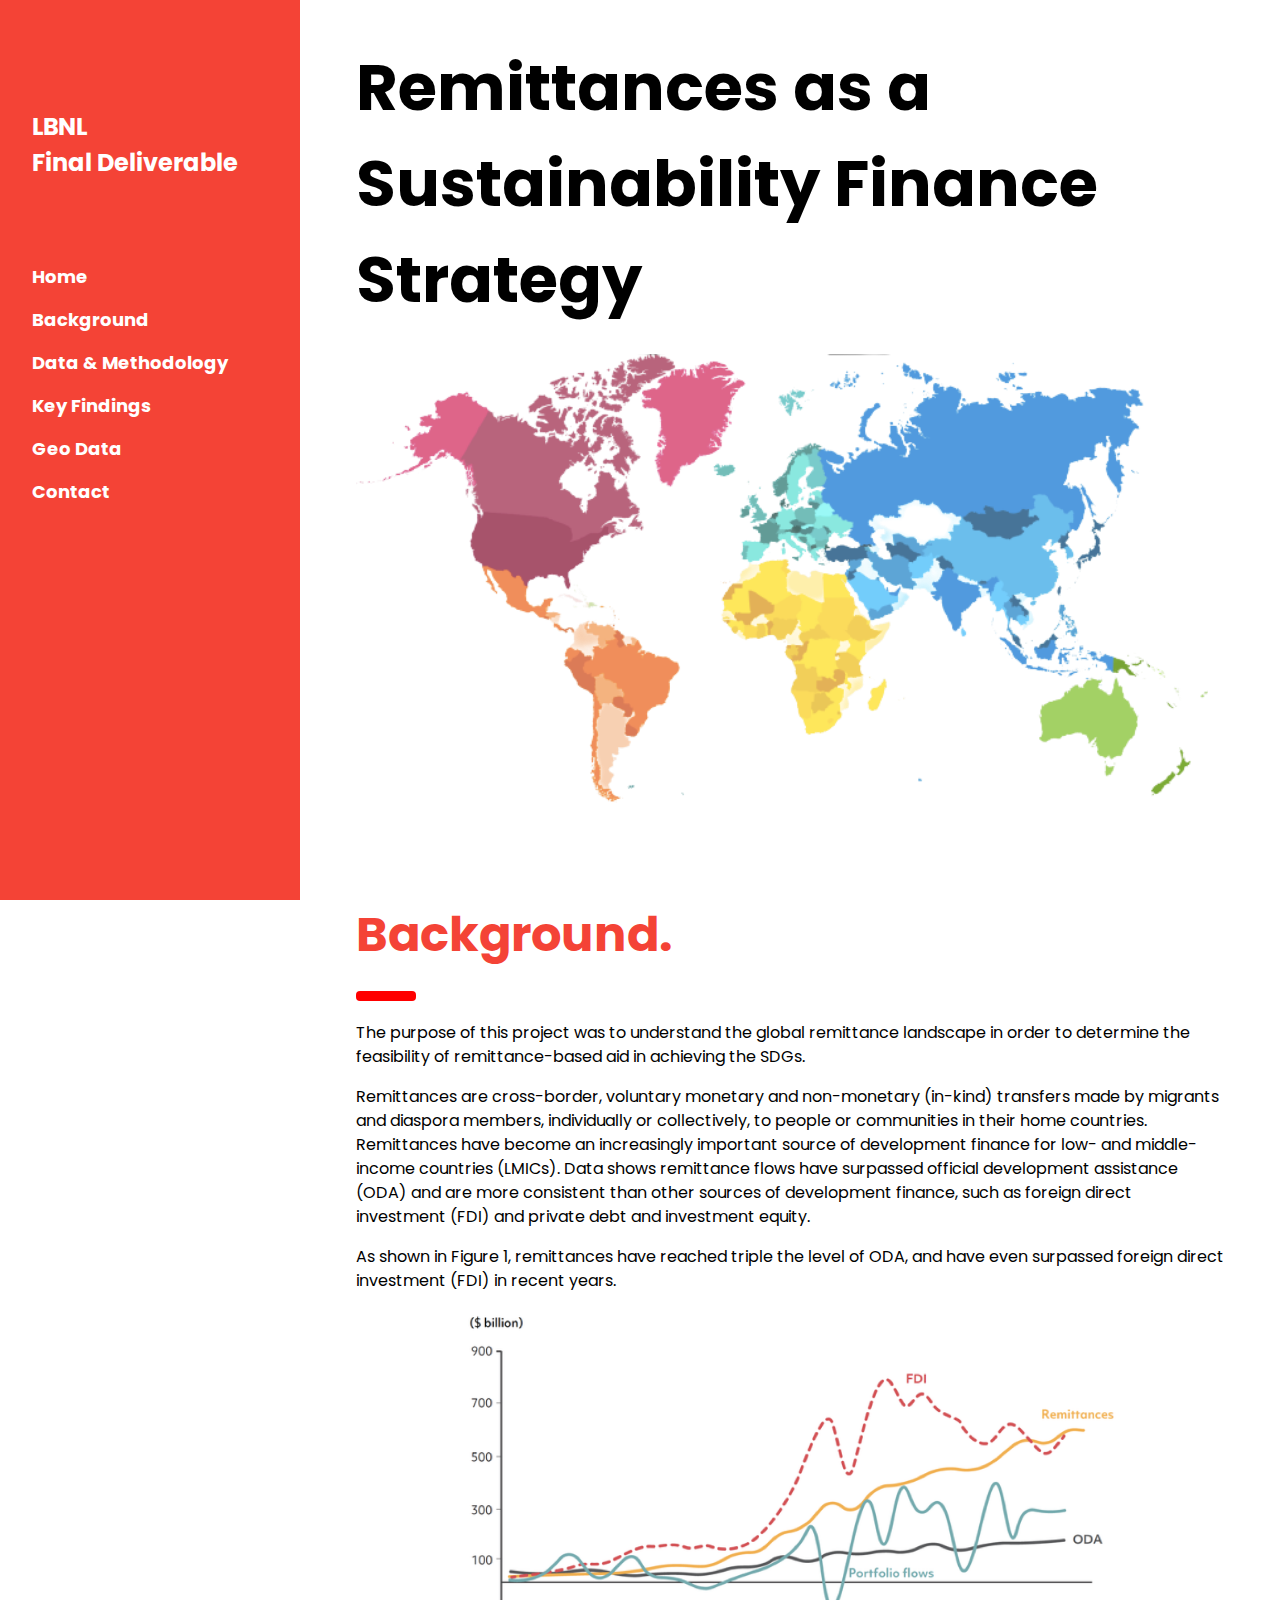
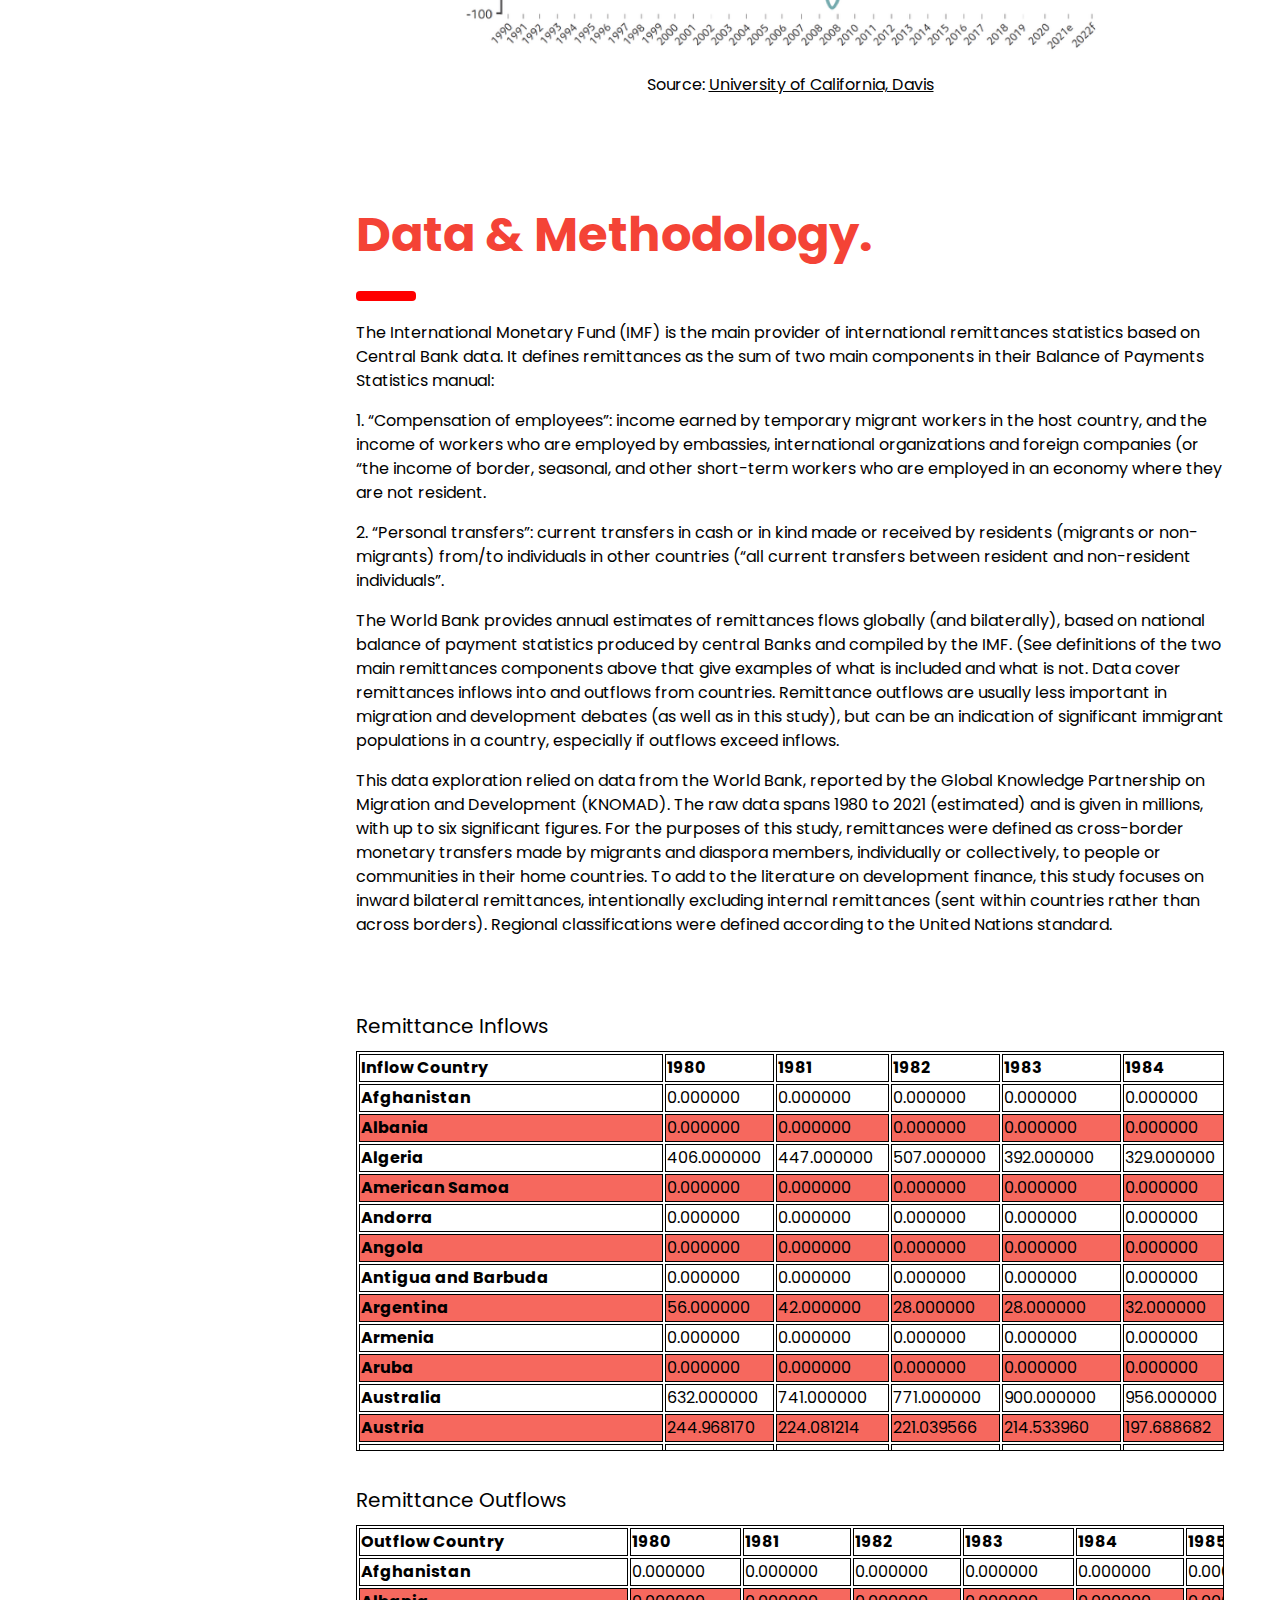
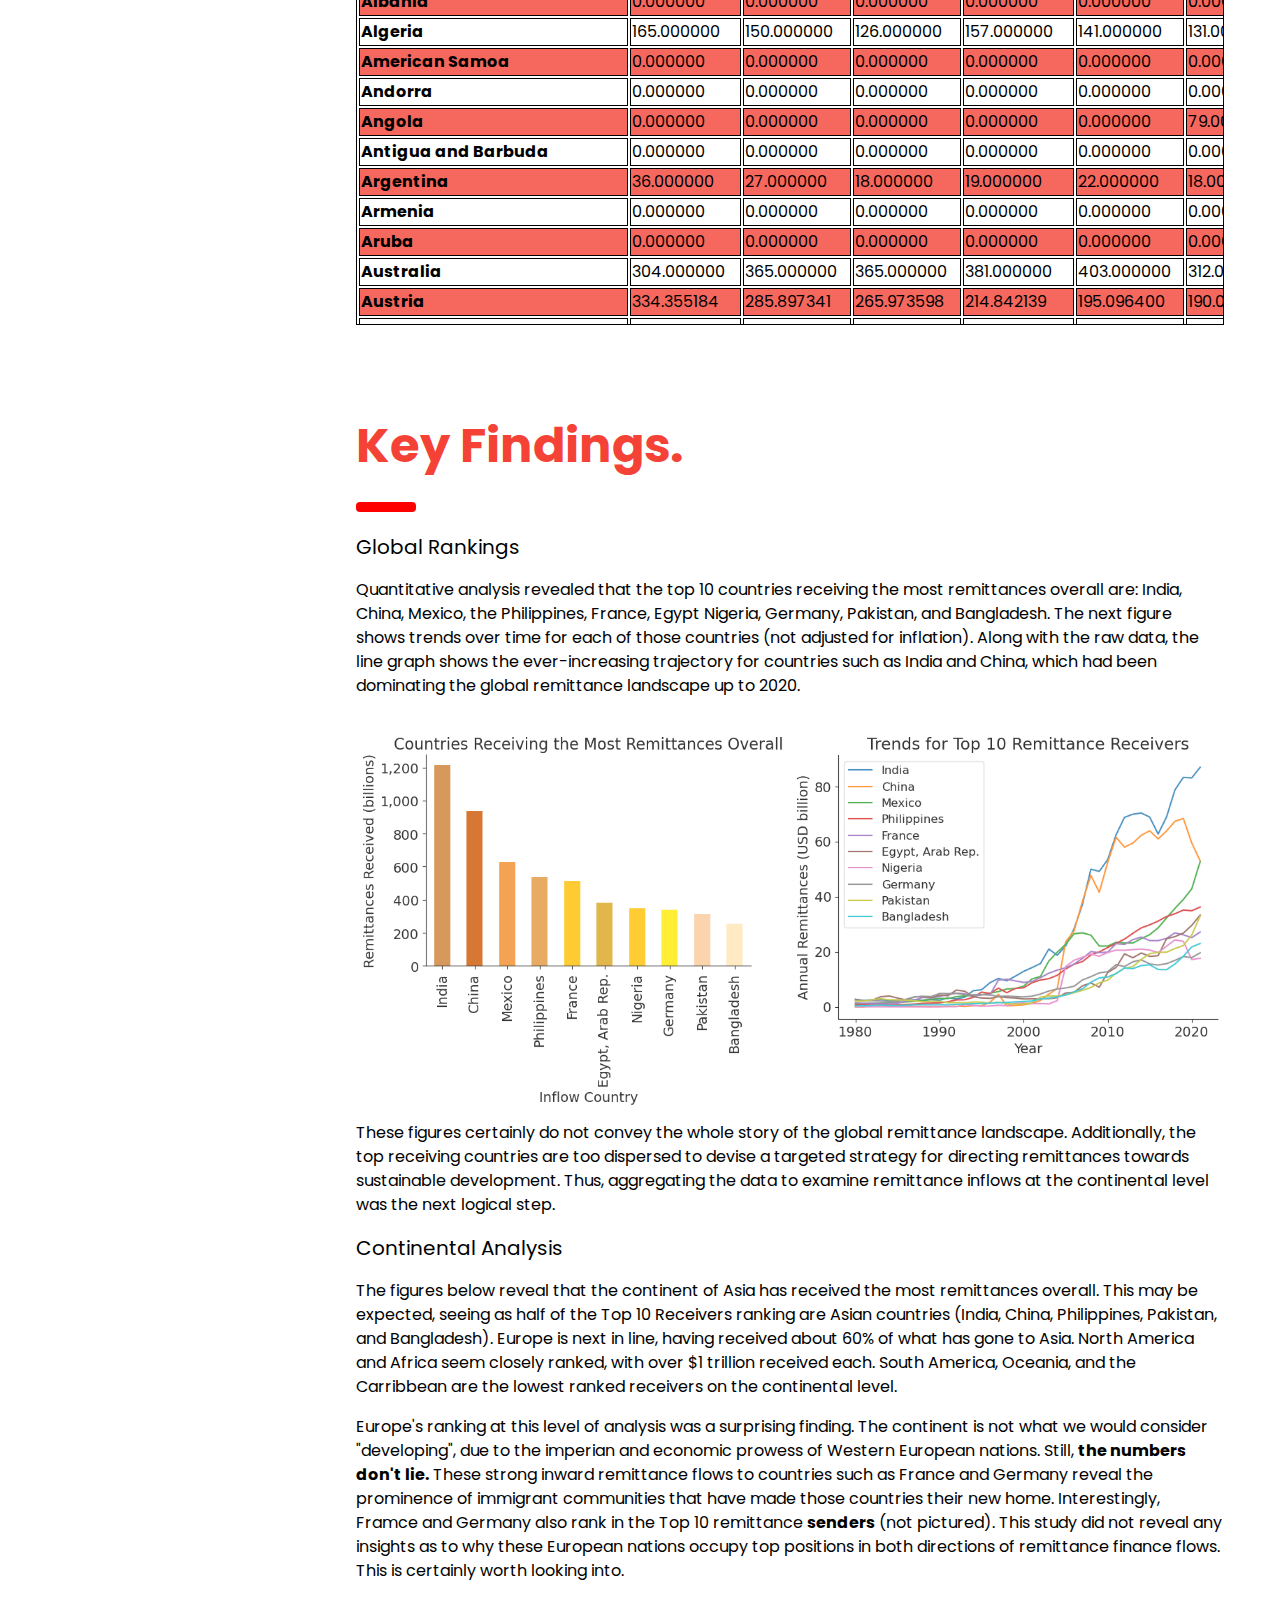
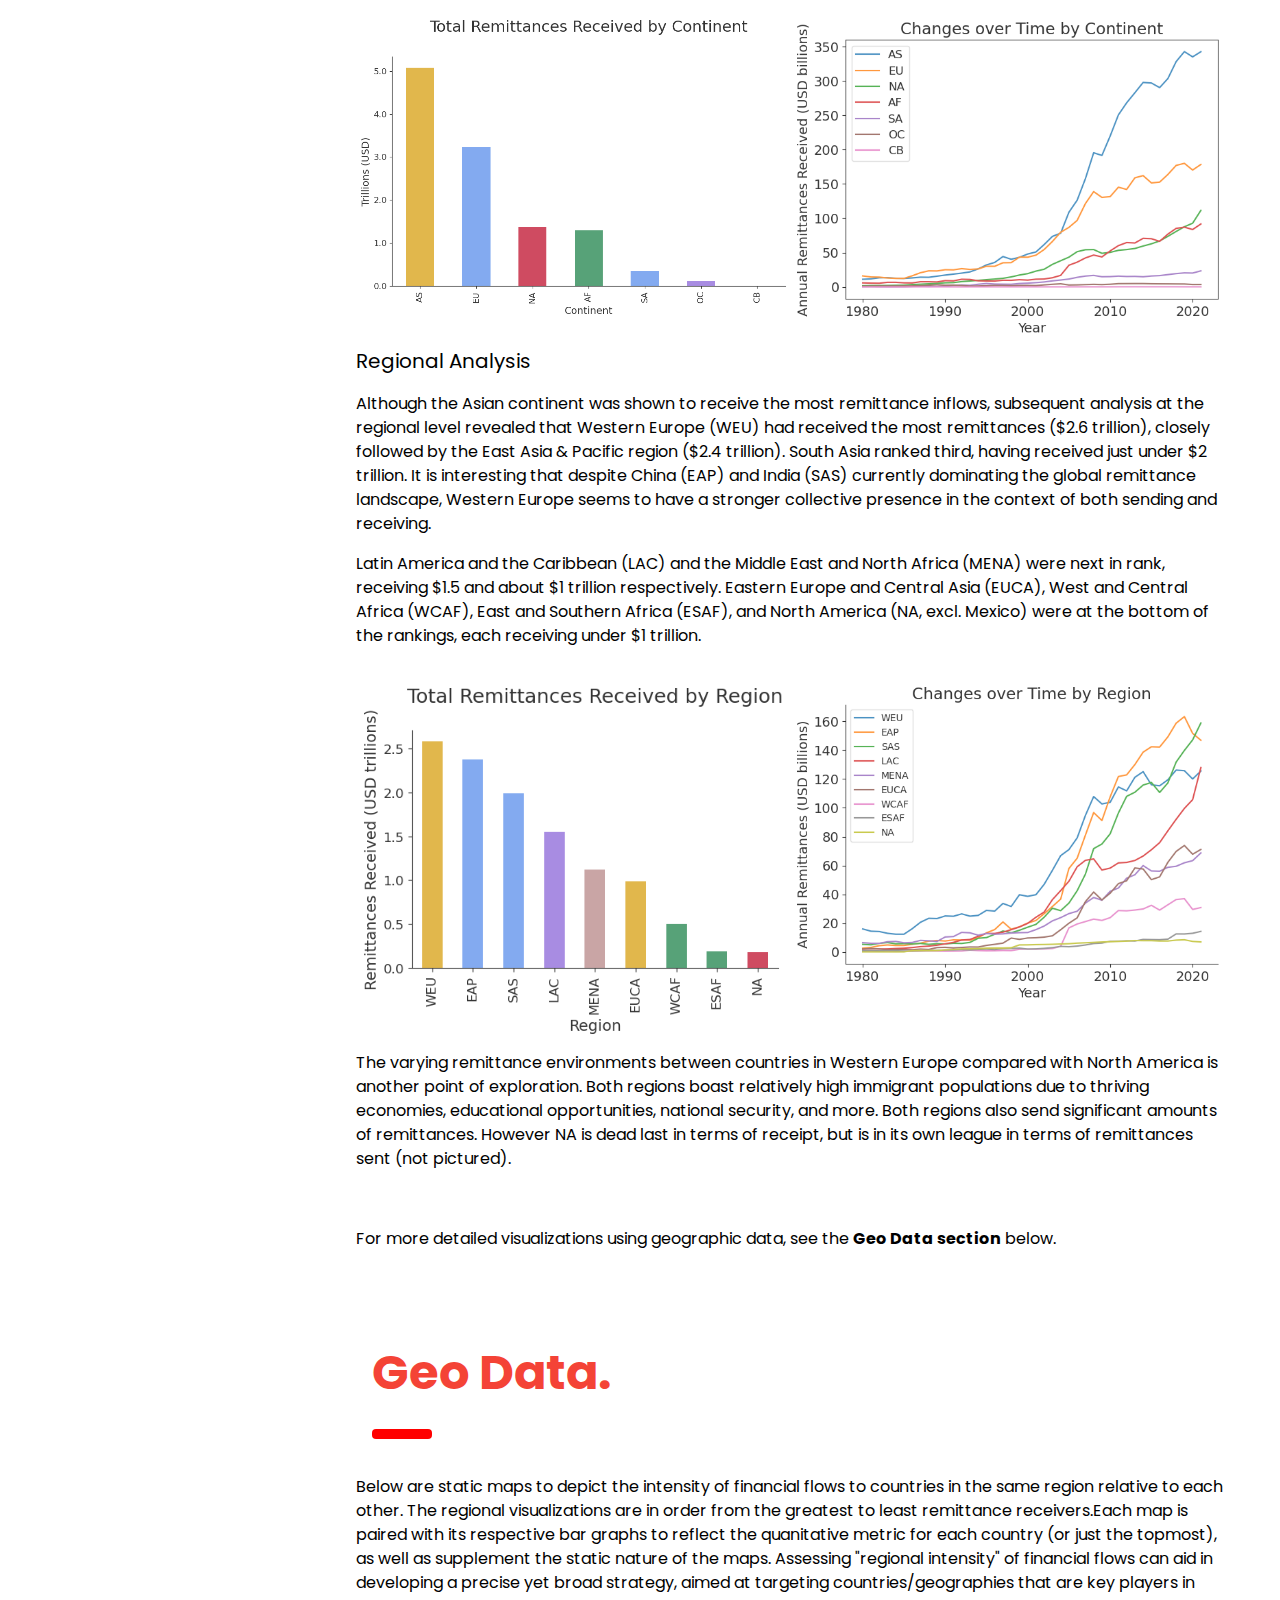
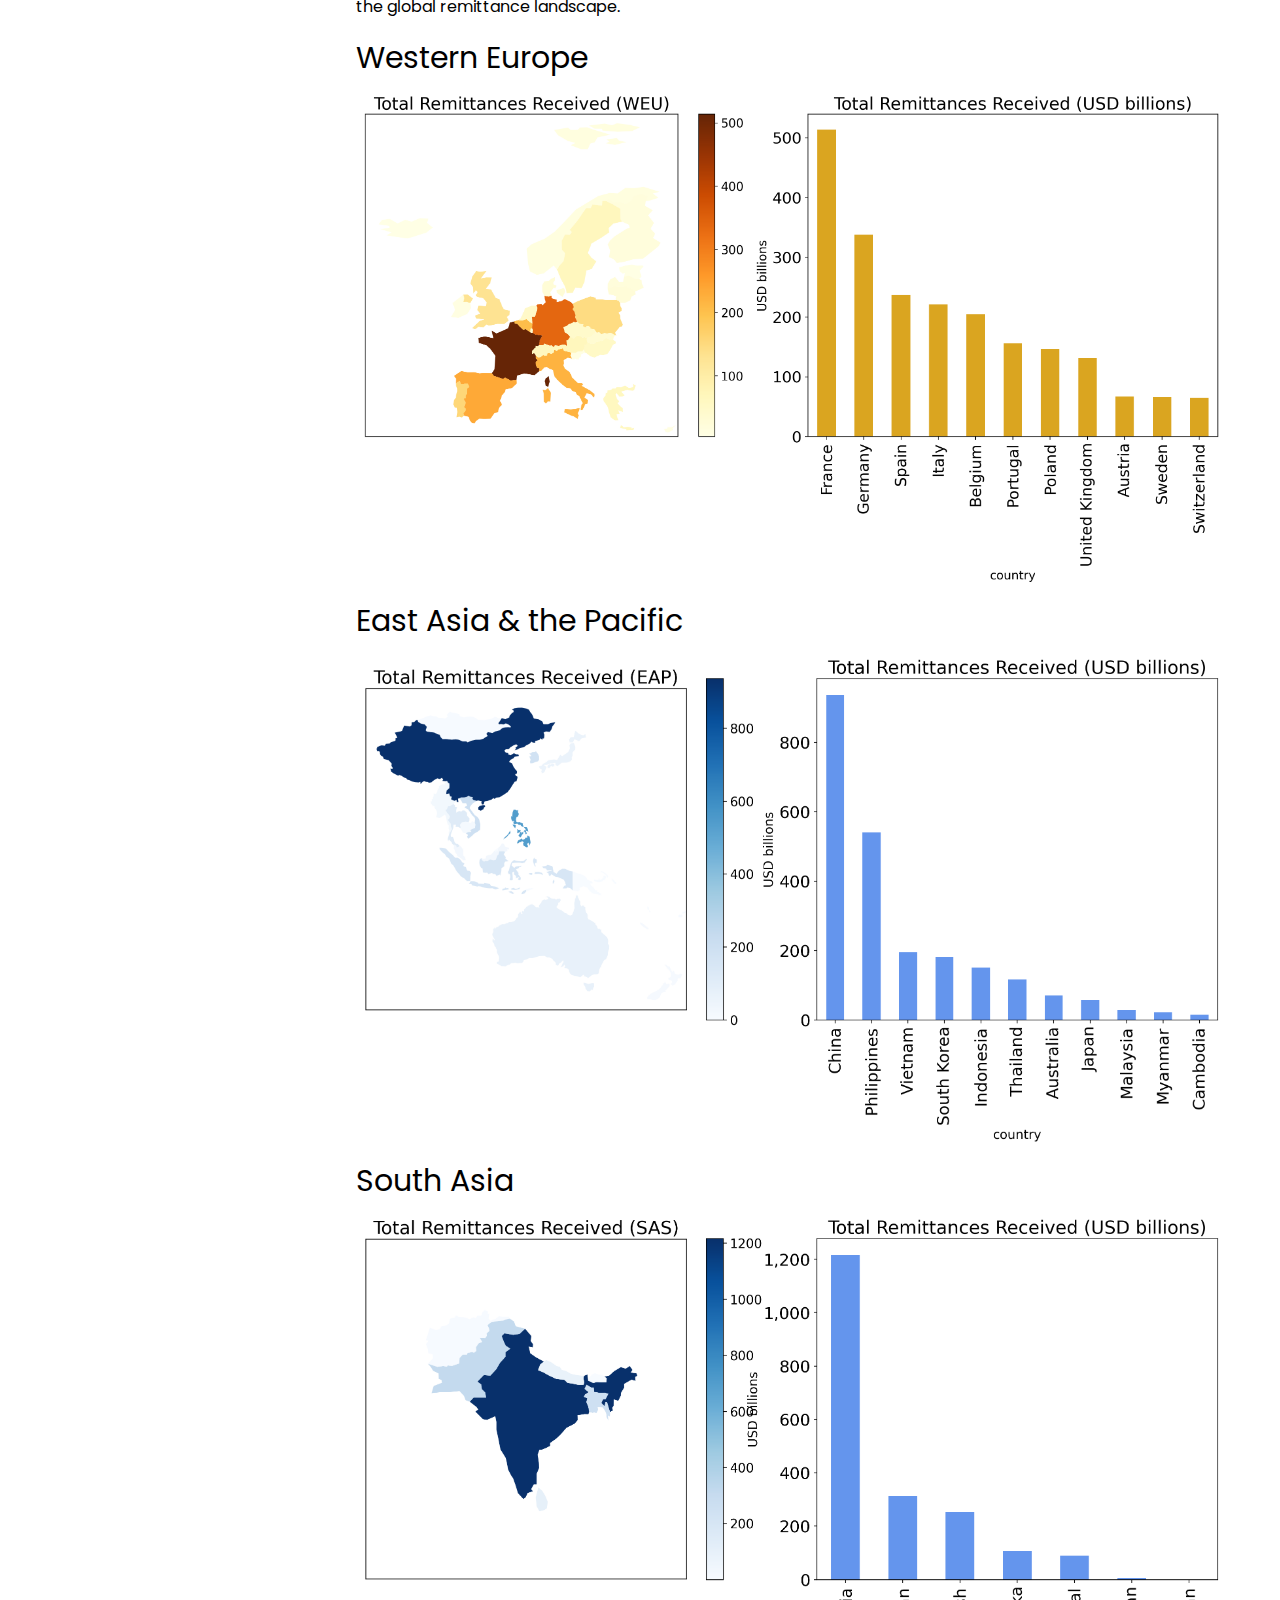
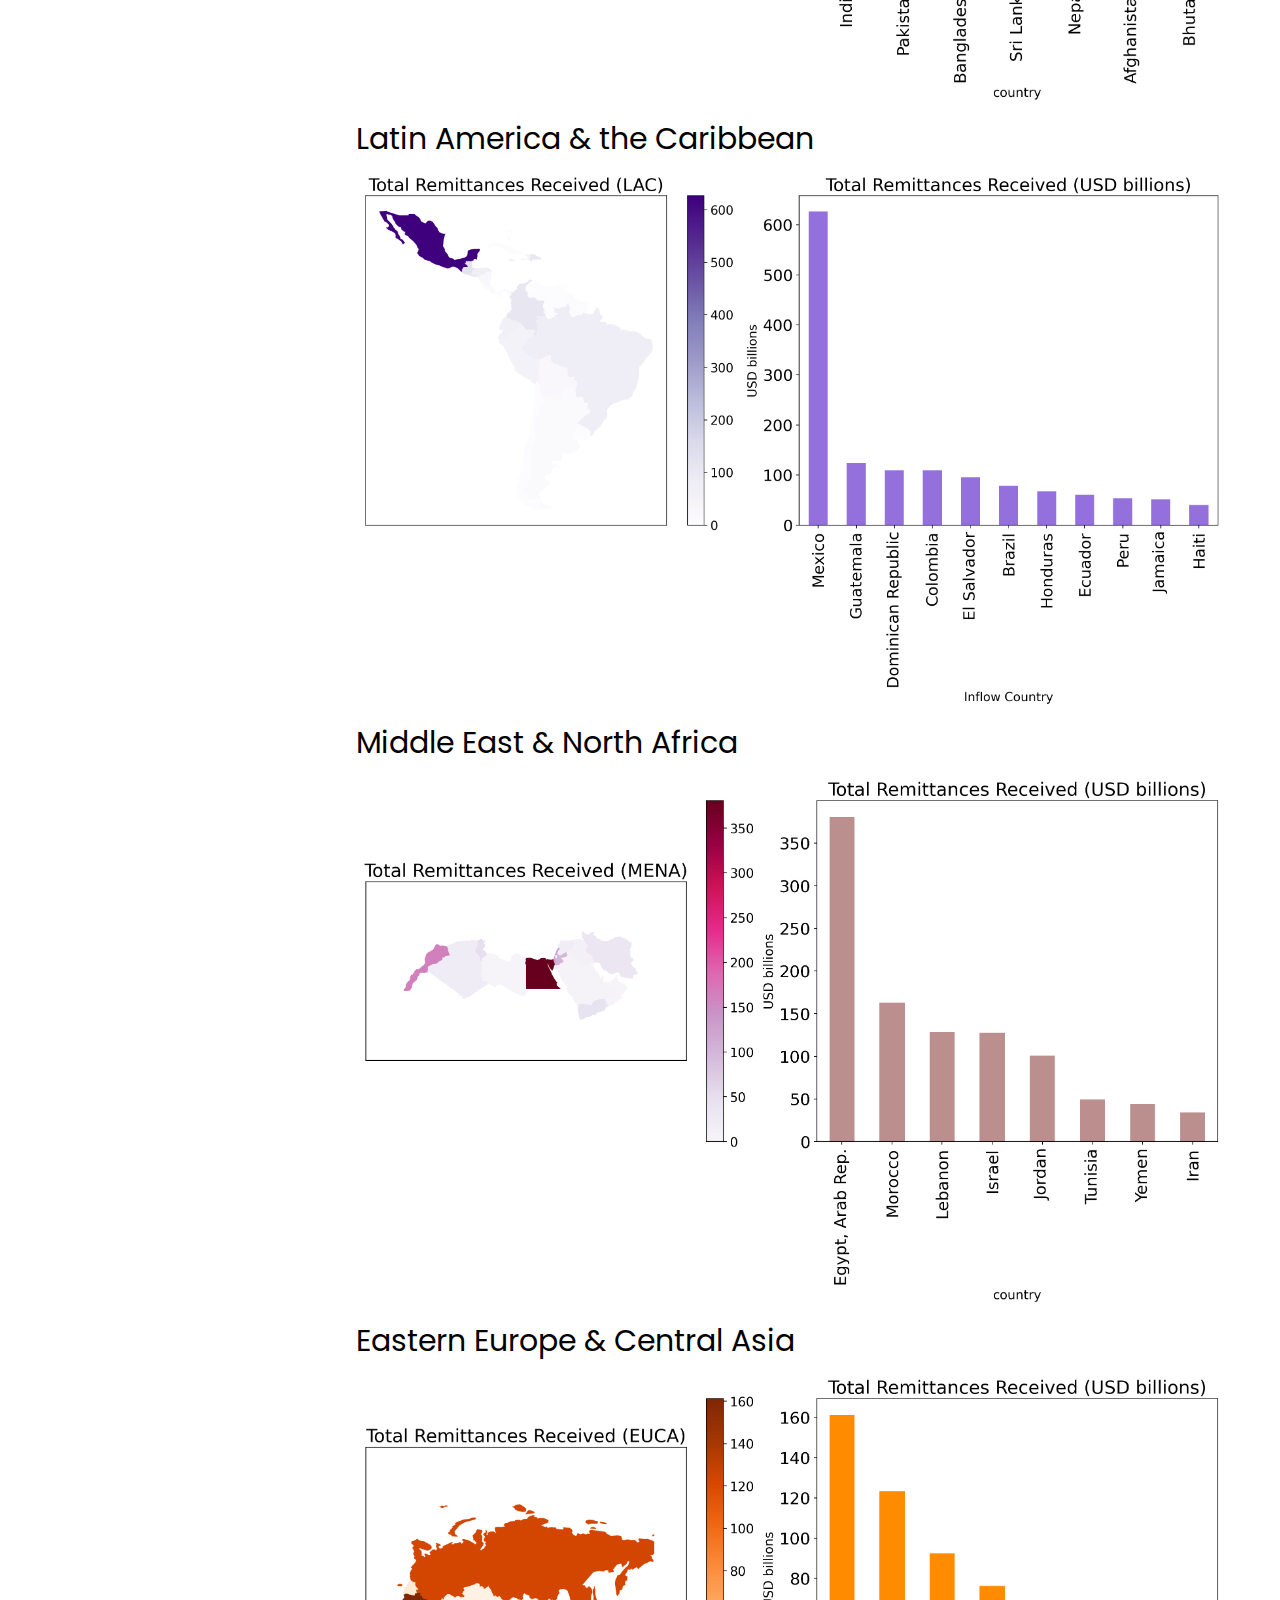
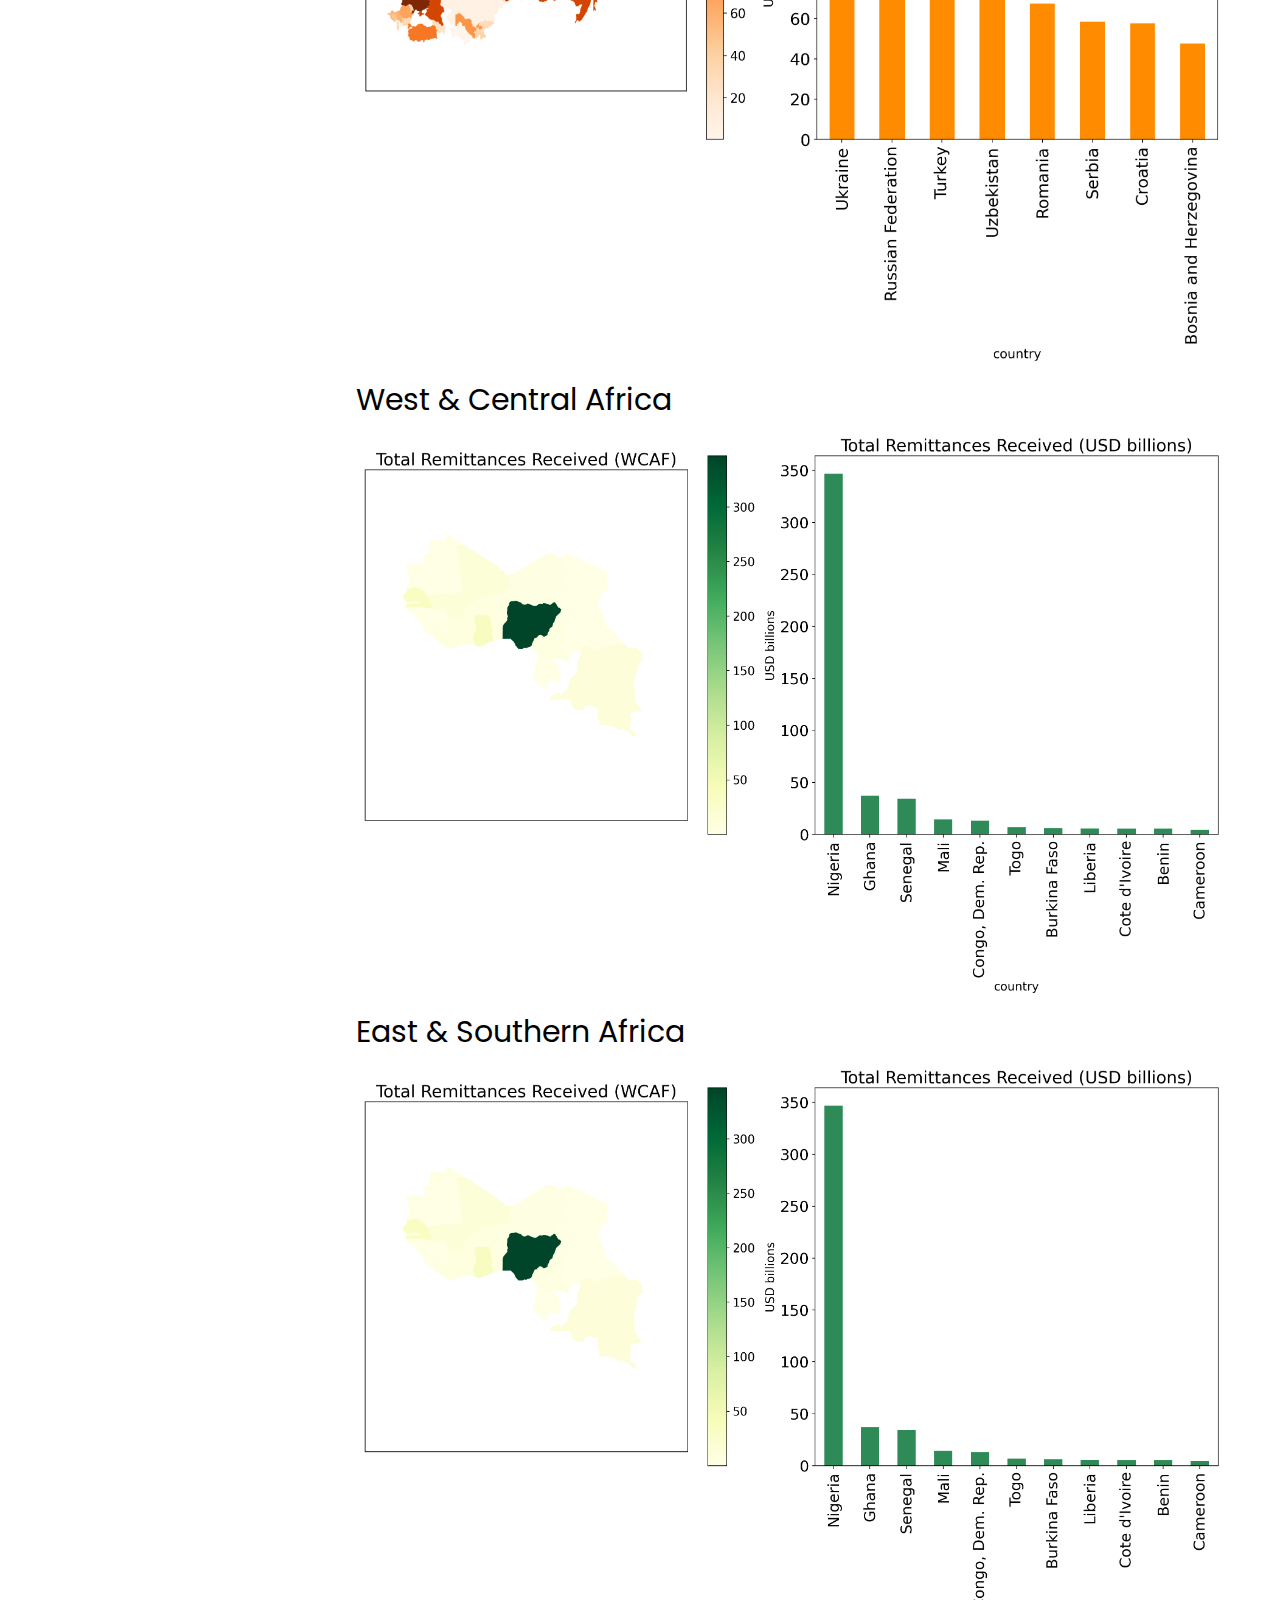
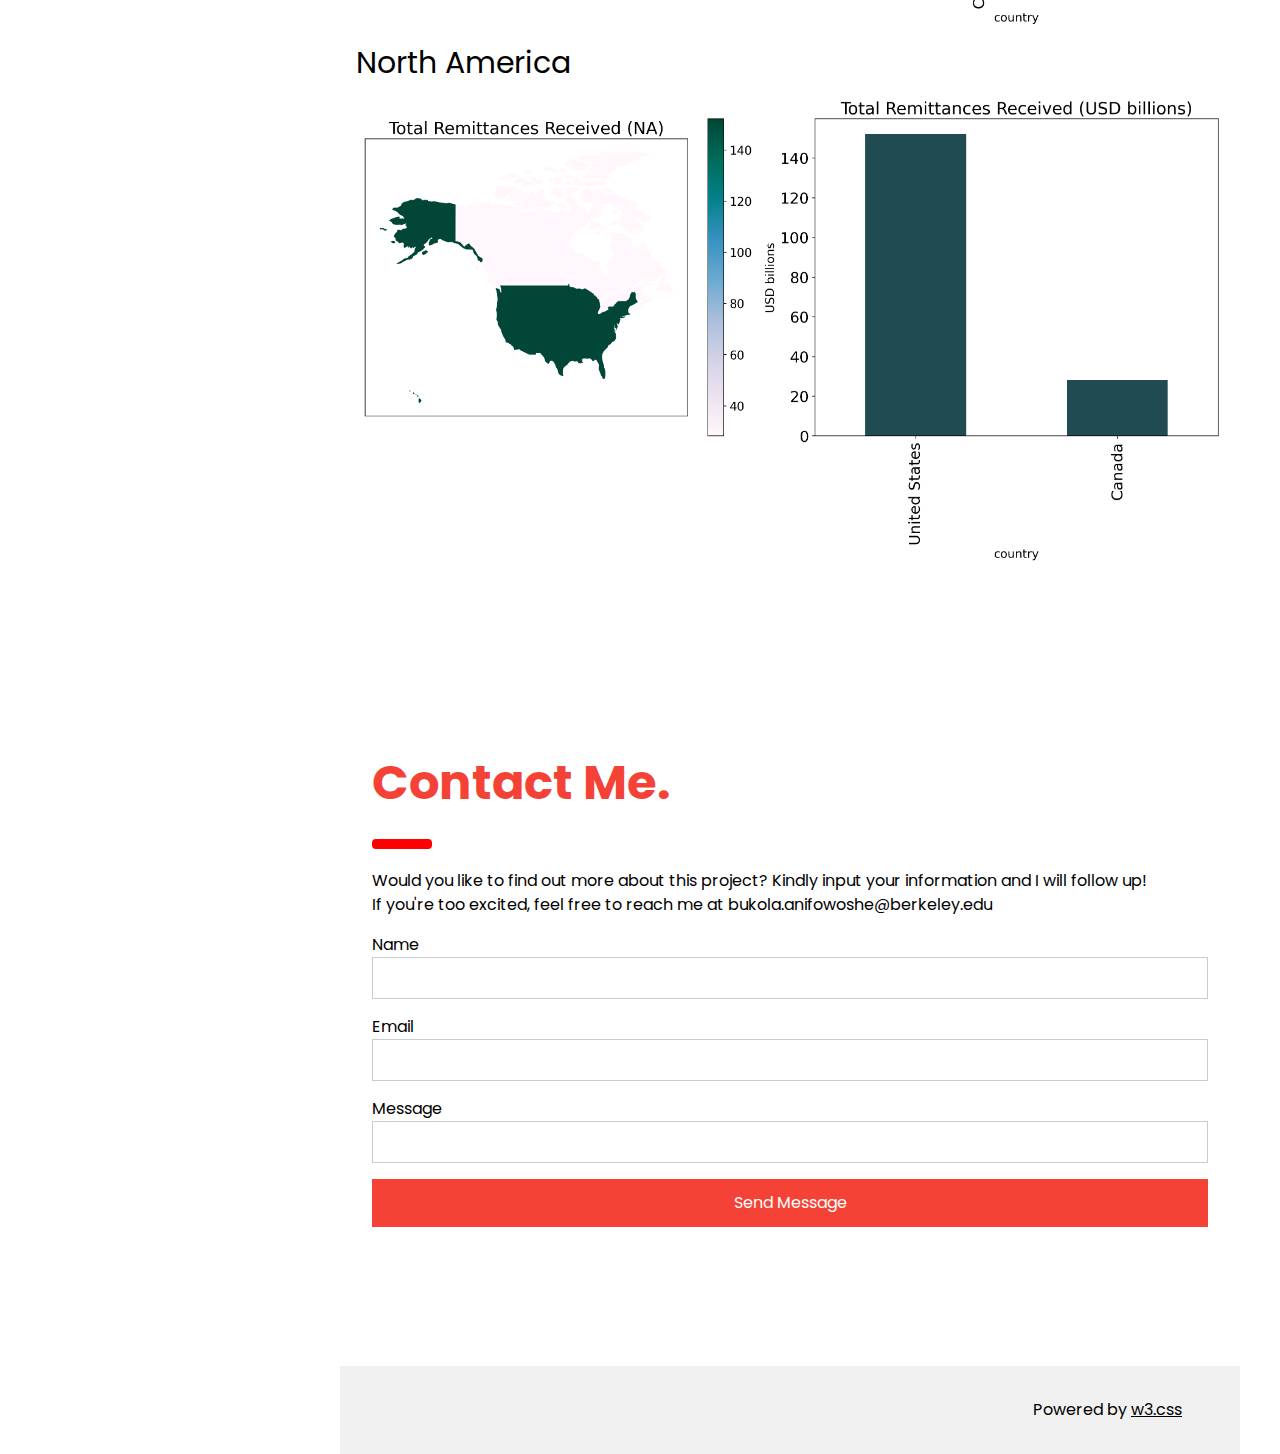
<file: index.html>
<!DOCTYPE html>
<html lang="en">
<head>
<title>CYPLAN255 Final</title>
<meta charset="UTF-8">
<meta name="viewport" content="width=device-width, initial-scale=1">
<link rel="stylesheet" href="https://www.w3schools.com/w3css/4/w3.css">
<link rel="stylesheet" href="https://fonts.googleapis.com/css?family=Poppins">
<style>
body,h1,h2,h3,h4,h5 {font-family: "Poppins", sans-serif}
body {font-size:16px;}
.w3-half img{margin-bottom:-6px;margin-top:16px;opacity:0.8;cursor:pointer}
.w3-half img:hover{opacity:1}
.center {
  display: block;
  margin-left: auto;
  margin-right: auto;
}

table, th, td {
  border: 1px solid;
  height: auto;
}
tr:nth-child(even) {
  background-color: #f6685e;
}
td.first {
    width: auto;
    white-space: nowrap;
}
table {
    display: block;
    text-align: left;
    height: 400px;
    overflow-y: auto;  
    overflow-x: auto;
    white-space: nowrap;
}
	
</style>
</head>
<body>

<!-- Sidebar/menu -->
<nav class="w3-sidebar w3-red w3-collapse w3-top w3-large w3-padding" style="z-index:3;width:300px;font-weight:bold;" id="mySidebar"><br>
  <a href="javascript:void(0)" onclick="w3_close()" class="w3-button w3-hide-large w3-display-topleft" style="width:100%;font-size:22px">Close Menu</a>
  <div class="w3-container">
	  <h3 class="w3-padding-64"><b>LBNL<br>Final Deliverable</b></h3>
  </div>
  <div class="w3-bar-block">
    <a href="#" onclick="w3_close()" class="w3-bar-item w3-button w3-hover-white">Home</a> 
    <a href="#background" onclick="w3_close()" class="w3-bar-item w3-button w3-hover-white">Background</a> 
    <a href="#datamethods" onclick="w3_close()" class="w3-bar-item w3-button w3-hover-white">Data & Methodology</a> 
    <a href="#findings" onclick="w3_close()" class="w3-bar-item w3-button w3-hover-white">Key Findings</a>
    <a href="#geodata" onclick="w3_close()" class="w3-bar-item w3-button w3-hover-white">Geo Data</a> 
    <a href="#contact" onclick="w3_close()" class="w3-bar-item w3-button w3-hover-white">Contact</a>
  </div>
</nav>

  
<!-- Top menu on small screens -->
<header class="w3-container w3-top w3-hide-large w3-red w3-xlarge w3-padding">
  <a href="javascript:void(0)" class="w3-button w3-red w3-margin-right" onclick="w3_open()">☰</a>
  <span>Remittances as a Sustainability Finance Strategy</span>
</header>

<!-- Overlay effect when opening sidebar on small screens -->
<div class="w3-overlay w3-hide-large" onclick="w3_close()" style="cursor:pointer" title="close side menu" id="myOverlay"></div>

<!-- !PAGE CONTENT! -->
<div class="w3-main" style="margin-left:340px;margin-right:40px">

<!-- Modal for full size images on click-->
  <div id="modal01" class="w3-modal w3-red" style="padding-top:0" onclick="this.style.display='none'">
    <span class="w3-button w3-red w3-xxlarge w3-display-topright">×</span>
    <div class="w3-modal-content w3-animate-zoom w3-center w3-transparent w3-padding-64">
      <img id="img01" class="w3-image">
      <p id="caption"></p>
    </div>
  </div>
   
  <!-- Header -->
  <div class="w3-container" style="margin-top:30px" id="">
    <h1 class="w3-jumbo"><b>Remittances as a Sustainability Finance Strategy</b></h1>
  </div>

  
    <!-- World Map -->
  <div class="w3-row-padding">
    <div class="w3-half">
      <img src="/images/back_map.png" style="width:200%" onclick="onClick(this)" class="center" alt="world map">
    </div>
  </div>

 <!-- Background -->
  <div class="w3-container" id="background" style="margin-top:75px">
    <h1 class="w3-xxxlarge w3-text-red"><b>Background.</b></h1>
    <hr style="width:50px;border:5px solid red" class="w3-round">
  
    <p>The purpose of this project was to understand the global remittance landscape in order to determine the feasibility of remittance-based aid in achieving the SDGs.</p>
    <p>Remittances are cross-border, voluntary monetary and non-monetary (in-kind) transfers made by migrants and diaspora members, individually or collectively, 
       to people or communities in their home countries. Remittances have become an increasingly important source of development finance for low- and middle-income 
       countries (LMICs). Data shows remittance flows have surpassed official development assistance (ODA) and are more consistent than other sources of development finance, 
       such as foreign direct investment (FDI) and private debt and investment equity. </p>
    <p>As shown in Figure 1, remittances have reached triple the level of ODA, and  have even surpassed foreign direct investment (FDI) in recent years.</p>

<img src="/images/odafdi.png" style="width:75%" onclick="onClick(this)" class="center" alt="Development finance flows">
<p class="w3-center">Source: <a href="https://migration.ucdavis.edu/rmn/blog/post/?id=2673" title="UCD" target="_blank" class="w3-hover-opacity">University of California, Davis</a></p>

  </div>

  
  
  <!-- Data & Methodology -->
  <div class="w3-container" id="datamethods" style="margin-top:75px">
    <h1 class="w3-xxxlarge w3-text-red"><b>Data & Methodology.</b></h1>
    <hr style="width:50px;border:5px solid red" class="w3-round">
    
    <p>The International Monetary Fund (IMF) is the main provider of international remittances statistics based on Central Bank data. It defines remittances as the sum of two main components in their Balance of Payments Statistics manual: </p>
    <p>1. “Compensation of employees”: income earned by temporary migrant workers in the host country, and the income of workers who are employed by embassies, international organizations and foreign companies (or “the income of border, seasonal, and other short-term workers who are employed in an economy where they are not resident.</p>
    <p>2. “Personal transfers”: current transfers in cash or in kind made or received by residents (migrants or non-migrants) from/to individuals in other countries (“all current transfers between resident and non-resident individuals”.</p>
 
    <p> The World Bank provides annual estimates of remittances flows globally (and bilaterally), based on national balance of payment statistics produced by central Banks and compiled by the IMF. (See definitions of the two main remittances components above that give examples of what is included and what is not. Data cover remittances inflows into and outflows from countries. 
        Remittance outflows are usually less important in migration and development debates (as well as in this study), but can be an indication of significant immigrant populations in a country, especially if outflows exceed inflows.
        </p> 
      
    <p> This data exploration relied on data from the World Bank, reported by the Global Knowledge Partnership on Migration and Development (KNOMAD). The raw data spans 1980 to 2021 (estimated) and is given in millions, with up to six significant figures.
        For the purposes of this study, remittances were defined as cross-border monetary transfers made by migrants and diaspora members, individually or collectively, to people or communities in their home countries.
        To add to the literature on development finance, this study focuses on inward bilateral remittances, intentionally excluding internal remittances (sent within countries rather than across borders).
	Regional classifications were defined according to the United Nations standard.    
        </p>
<br>
<br>
 <!-- Dataframes --> 
<body>
  <div id="table-wrapper">
    <div id="table-scroll">
      
    <script>
function includeHTML() {
  var z, i, elmnt, file, xhttp;
  /*loop through a collection of all HTML elements:*/
  z = document.getElementsByTagName("*");
  for (i = 0; i < z.length; i++) {
    elmnt = z[i];
    /*search for elements with a certain atrribute:*/
    file = elmnt.getAttribute("w3-include-html");
    if (file) {
      /*make an HTTP request using the attribute value as the file name:*/
      xhttp = new XMLHttpRequest();
      xhttp.onreadystatechange = function() {
        if (this.readyState == 4) {
          if (this.status == 200) {elmnt.innerHTML = this.responseText;}
          if (this.status == 404) {elmnt.innerHTML = "Page not found.";}
          /*remove the attribute, and call this function once more:*/
          elmnt.removeAttribute("w3-include-html");
          includeHTML();
        }
      }      
      xhttp.open("GET", file, true);
      xhttp.send();
      /*exit the function:*/
      return;
    }
  }
};
</script>
	    
<h4>Remittance Inflows</h4>
<div w3-include-html="inrem_frame.html"></div> 	    
	<br>	    
<h4>Remittance Outflows</h4>
<div w3-include-html="outrem_frame.html"></div> 

<script>
includeHTML();
</script>
	    
<!-- Data filter --> 
<script>   
 FooTable.MyFiltering = FooTable.Filtering.extend({ // inherit the base class
	construct: function(instance){ // override the default constructor
		this._super(instance); // call the base constructor
	}
});
  
 FooTable.MyFiltering = FooTable.Filtering.extend({
	construct: function(instance){
		this._super(instance);
		this.countries = "/datameth/countries.csv"; // the options available in the dropdown
		this.def = 'All'; // the default/unselected value for the dropdown (this would clear the filter when selected)
		this.$country = null; // a placeholder for our jQuery wrapper around the dropdown
	}
   
 FooTable.MyFiltering = FooTable.Filtering.extend({
	construct: function(instance){
		this._super(instance);
		this.years = "/datameth/years.csv"; // the options available in the dropdown
		this.def = 'All'; // the default/unselected value for the dropdown (this would clear the filter when selected)
		this.$year = null; // a placeholder for our jQuery wrapper around the dropdown
	}  
}); 
 
 $create: function(){
	this._super(); // call the base $create method, this populates the $form property
	var self = this, // hold a reference to the self for use later
		// create the bootstrap form group and append it to the form
		$form_grp = $('<div/>', {'class': 'form-group'})
			.append($('<label/>', {'class': 'sr-only', text: 'Country'}))
			.prependTo(self.$form);

// create select element 1 (Country) with the default value and append it to the form group
	self.$country = $('<select/>', { 'class': 'form-control' })
		.on('change', {self: self}, self._onCountryDropdownChanged)
		.append($('<option/>', {text: self.def}))
		.appendTo($form_grp);

// add each of the statuses to the dropdown element
	$.each(self.countries, function(i, country){
		self.$country.append($('<option/>').text(Country));
	});
} 
  
// create select element 2 (Year) with the default value and append it to the form group
	self.$year = $('<select/>', { 'class': 'form-control' })
		.on('change', {self: self}, self._onYearDropdownChanged)
		.append($('<option/>', {text: self.def}))
		.appendTo($form_grp);

// add each of the statuses to the dropdown element
	$.each(self.years, function(i, year){
		self.$year.append($('<option/>').text(Year));
	});
}

// to handle Country change event we bound to above and apply the filter.
 _onCountryDropdownChanged: function(e){
	var self = e.data.self, // get the MyFiltering object
		selected = $(this).val(); // get the current dropdown value
	if (selected !== self.def){ // if it's not the default value add a new filter
		self.addFilter('status', selected, ['status']);
	} else { // otherwise remove the filter
		self.removeFilter('status');
	}
	// initiate the actual filter operation
	self.filter();
}
// to handle Year change event we bound to above and apply the filter.
 _onYearDropdownChanged: function(e){
	var self = e.data.self, // get the MyFiltering object
		selected = $(this).val(); // get the current dropdown value
	if (selected !== self.def){ // if it's not the default value add a new filter
		self.addFilter('status', selected, ['status']);
	} else { // otherwise remove the filter
		self.removeFilter('status');
	}
	// initiate the actual filter operation
	self.filter();
}
  
draw: function(){
	this._super(); // call the base draw method, this will handle the default search input
	var country = this.find('country'); // find the status filter
	if (country instanceof FooTable.Filter){ // if it exists update the dropdown to reflect the value
		this.$country.val(country.query.val());
	} else { // otherwise update the dropdown to the default value
		this.$country.val(this.def);
	}
}

draw: function(){
	this._super(); // call the base draw method, this will handle the default search input
	var country = this.find('year'); // find the status filter
	if (year instanceof FooTable.Filter){ // if it exists update the dropdown to reflect the value
		this.$year.val(year.query.val());
	} else { // otherwise update the dropdown to the default value
		this.$year.val(this.def);
	}
}
  
FooTable.components.register('filtering', FooTable.MyFiltering);

  
 </script>   


</body>   
  </div>
    </div>
    
  </div>    
      
  
  <!-- Key Findings -->
  <div class="w3-container" id="findings" style="margin-top:75px">
    <h1 class="w3-xxxlarge w3-text-red"><b>Key Findings.</b></h1>
    <hr style="width:50px;border:5px solid red" class="w3-round">

<h4>Global Rankings</h4>
    <p>Quantitative analysis revealed that the top 10 countries receiving the most remittances overall are: India, China, Mexico, the Philippines, France, Egypt
        Nigeria, Germany, Pakistan, and Bangladesh. The next figure shows trends over time for each of those countries (not adjusted for inflation). Along with
        the raw data, the line graph shows the ever-increasing trajectory for countries such as India and China, which had been dominating the global remittance landscape
      up to 2020.</p>

    <div class="w3-half">
      <img src="/images/top10.png" style="width:100%" onclick="onClick(this)" alt="Top 10 Remittance Receivers">
    </div>
    <div class="w3-half">
      <img src="/images/trends_top10.png" style="width:100%" onclick="onClick(this)" alt="Top 10 Receivers, trends">
    </div>
 <div style='clear:both'></div>
  
    <p>These figures certainly do not convey the whole story of the global remittance landscape. Additionally, the top receiving countries are too 
       dispersed to devise a targeted strategy for directing remittances towards sustainable development.
       Thus, aggregating the data to examine remittance inflows at the continental level was the next logical step.</p>
    
<h4>Continental Analysis</h4>
    <p>The figures below reveal that the continent of Asia has received the most remittances overall. This may be expected, seeing as half of the Top 10 
       Receivers ranking are Asian countries (India, China, Philippines, Pakistan, and Bangladesh). Europe is next in line, having received about 60% of what
       has gone to Asia. North America and Africa seem closely ranked, with over $1 trillion received each. South America, Oceania, and the Carribbean are 
       the lowest ranked receivers on the continental level.</p>
   <p>Europe's ranking at this level of analysis was a surprising finding. The continent is not what we would consider "developing", due to the imperian and
      economic prowess of Western European nations. Still, <b>the numbers don't lie.</b> These strong inward remittance flows to countries such as France and
      Germany reveal the prominence of immigrant communities that have made those countries their new home. Interestingly, Framce and Germany also rank in the
      Top 10 remittance <b>senders</b> (not pictured). This study did not reveal any insights as to why these European nations occupy top positions in both
      directions of remittance finance flows. This is certainly worth looking into.
    <div class="w3-half">
      <img src="/images/continents.png" style="width:100%" onclick="onClick(this)" alt="Remittances received by continent">
    </div>      
    <div class="w3-half">
      <img src="/images/continent_trends.png" style="width:100%" onclick="onClick(this)" alt="Remittances received by continent, trends">
    </div>
 <div style='clear:both'></div>
      
<h4>Regional Analysis</h4>
    <p>Although the Asian continent was shown to receive the most remittance inflows, subsequent analysis at the regional level revealed that Western Europe
       (WEU) had received the most remittances ($2.6 trillion), closely followed by the East Asia & Pacific region ($2.4 trillion). South Asia ranked third,
       having received just under $2 trillion. It is interesting that despite China (EAP) and India (SAS) currently dominating the global remittance landscape,
       Western Europe seems to have a stronger collective presence in the context of both sending and receiving.</p>
    <p>Latin America and the Caribbean (LAC) and the Middle East and North Africa (MENA) were next in rank, receiving $1.5 and about $1 trillion respectively.
       Eastern Europe and Central Asia (EUCA), West and Central Africa (WCAF), East and Southern Africa (ESAF), and North America (NA, excl. Mexico) were at the 
       bottom of the rankings, each receiving under $1 trillion.</p>
    
    <div class="w3-half">
      <img src="/images/regions.png" style="width:100%" onclick="onClick(this)" alt="Remittances received by region">
    </div>      
    <div class="w3-half">
      <img src="/images/regions_trends.png" style="width:100%" onclick="onClick(this)" alt="Remittances received by region, trends">
    </div>
 <div style='clear:both'></div>

    <p>The varying remittance environments between countries in Western Europe compared with North America is another point of exploration. Both regions boast
       relatively high immigrant populations due to thriving economies, educational opportunities, national security, and more. Both regions also send significant 
       amounts of remittances. However NA is dead last in terms of receipt, but is in its own league in terms of remittances sent (not pictured).</p>
<br>
    <p>For more detailed visualizations using geographic data, see the <b>Geo Data section</b> below.</p>
    
 <!-- Geo Data -->
  <div class="w3-container" id="geodata" style="margin-top:75px">
    <h1 class="w3-xxxlarge w3-text-red"><b>Geo Data.</b></h1>
    <hr style="width:50px;border:5px solid red" class="w3-round">    
  </div> 
<p> Below are static maps to depict the intensity of financial flows to countries in the same region relative to each other. The regional visualizations 
     are in order from the greatest to least remittance receivers.Each map is paired with its respective bar graphs to reflect the quanitative metric for 
     each country (or just the topmost), as well as supplement the static nature of the maps. Assessing "regional intensity" of financial flows can aid in
     developing a precise yet broad strategy, aimed at targeting countries/geographies that are key players in the global remittance landscape.</p>
	 
	  <h2> Western Europe </h2>	
<img src="/images/WEU.png" style="width:100%" onclick="onClick(this)" alt="Remittances received by region, trends"><br>
	  <h2> East Asia & the Pacific </h2>	
<img src="/images/EAP.png" style="width:100%" onclick="onClick(this)" alt="Remittances received by region, trends"><br>
	  <h2> South Asia </h2>	
<img src="/images/SAS.png" style="width:100%" onclick="onClick(this)" alt="Remittances received by region, trends"><br>
	  <h2> Latin America & the Caribbean </h2>	
<img src="/images/LAC.png" style="width:100%" onclick="onClick(this)" alt="Remittances received by region, trends"><br>
	  <h2> Middle East & North Africa </h2>		  
<img src="/images/MENA.png" style="width:100%" onclick="onClick(this)" alt="Remittances received by region, trends"><br>
	  <h2> Eastern Europe & Central Asia </h2>	
<img src="/images/EUCA.png" style="width:100%" onclick="onClick(this)" alt="Remittances received by region, trends"><br>
	  <h2> West & Central Africa  </h2>	
<img src="/images/WCAF.png" style="width:100%" onclick="onClick(this)" alt="Remittances received by region, trends"><br>
	  <h2> East & Southern Africa </h2>	
<img src="/images/WCAF.png" style="width:100%" onclick="onClick(this)" alt="Remittances received by region, trends"><br>
	  <h2> North America </h2>	
<img src="/images/NA.png" style="width:100%" onclick="onClick(this)" alt="Remittances received by region, trends"><br>
<br><br><br><br>

     
  
  <!-- Contact -->
  <div class="w3-container" id="contact" style="margin-top:75px">
    <h1 class="w3-xxxlarge w3-text-red"><b>Contact Me.</b></h1>
    <hr style="width:50px;border:5px solid red" class="w3-round">
    <p>Would you like to find out more about this project? Kindly input your information and I will follow up!<br> If you're too excited, feel free to 
       reach me at bukola.anifowoshe@berkeley.edu</p>
    <form action="/action_page.php" target="_blank">
      <div class="w3-section">
        <label>Name</label>
        <input class="w3-input w3-border" type="text" name="Name" required>
      </div>
      <div class="w3-section">
        <label>Email</label>
        <input class="w3-input w3-border" type="text" name="Email" required>
      </div>
      <div class="w3-section">
        <label>Message</label>
        <input class="w3-input w3-border" type="text" name="Message" required>
      </div>
      <button type="submit" class="w3-button w3-block w3-padding-large w3-red w3-margin-bottom">Send Message</button>
    </form> 
   <br><br>
  </div>

<!-- End page content -->
</div>

<!-- W3.CSS Container -->
<div class="w3-light-grey w3-container w3-padding-16" style="margin-top:75px;padding-right:58px"><p class="w3-right">Powered by <a href="https://www.w3schools.com/w3css/default.asp" title="W3.CSS" target="_blank" class="w3-hover-opacity">w3.css</a></p></div>

<script>
// Script to open and close sidebar
function w3_open() {
  document.getElementById("mySidebar").style.display = "block";
  document.getElementById("myOverlay").style.display = "block";
}
 
function w3_close() {
  document.getElementById("mySidebar").style.display = "none";
  document.getElementById("myOverlay").style.display = "none";
}

// Modal Image Gallery
function onClick(element) {
  document.getElementById("img01").src = element.src;
  document.getElementById("modal01").style.display = "block";
  var captionText = document.getElementById("caption");
  captionText.innerHTML = element.alt;
}
</script>

</body>
</html>
</file>
